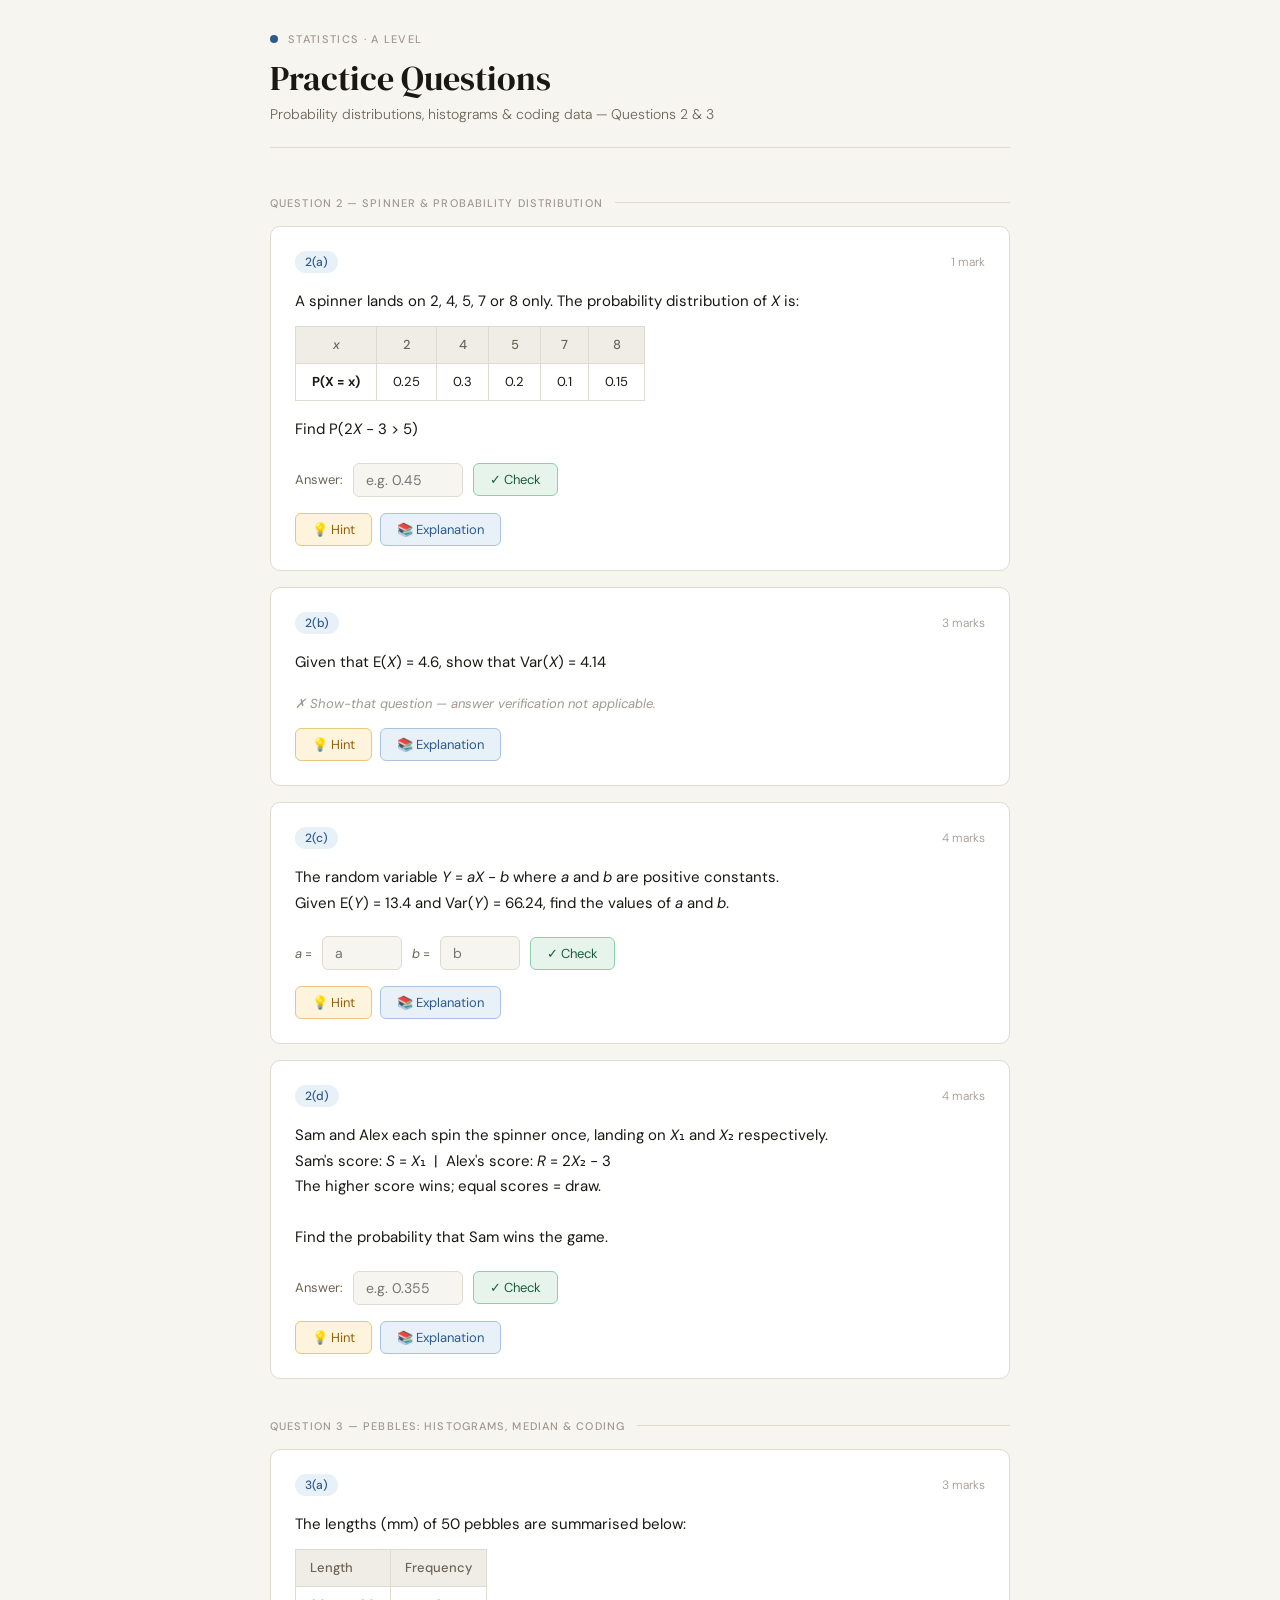
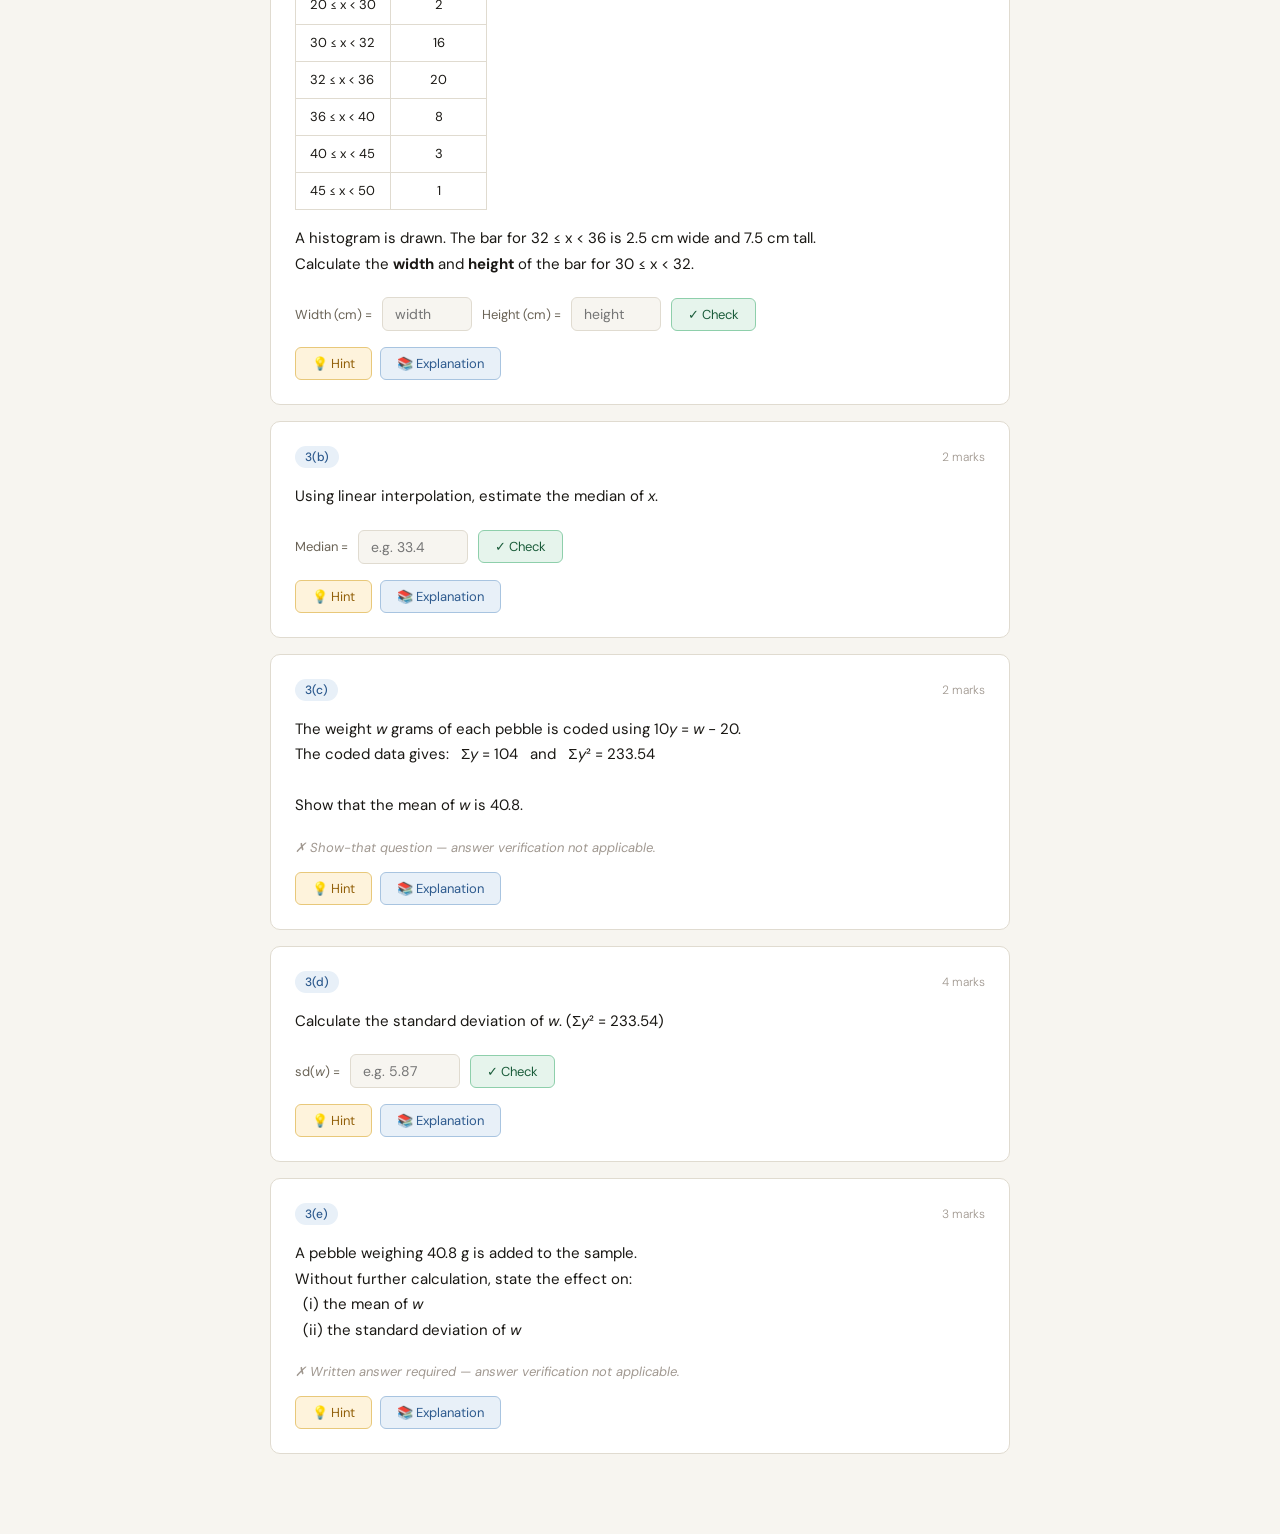
<file: stats_practice.html>
<!DOCTYPE html>
<html lang="en">
<head>
<meta charset="UTF-8">
<meta name="viewport" content="width=device-width, initial-scale=1.0">
<title>Statistics Practice — Questions 2 & 3</title>
<link rel="preconnect" href="https://fonts.googleapis.com">
<link href="https://fonts.googleapis.com/css2?family=DM+Serif+Display&family=DM+Sans:wght@300;400;500&display=swap" rel="stylesheet">
<style>
  *, *::before, *::after { box-sizing: border-box; margin: 0; padding: 0; }

  :root {
    --bg: #f7f5f0;
    --surface: #ffffff;
    --surface2: #f0ede6;
    --border: #e0dbd0;
    --text: #1a1814;
    --text2: #6b6457;
    --text3: #a09890;
    --accent: #2d5a8e;
    --accent-light: #e8f0f8;
    --amber: #92600a;
    --amber-light: #fef3dc;
    --green: #1a5c3a;
    --green-light: #e6f4ec;
    --red: #8b1f1f;
    --red-light: #fdeaea;
    --radius: 10px;
    --radius-sm: 6px;
  }

  body {
    font-family: 'DM Sans', sans-serif;
    background: var(--bg);
    color: var(--text);
    min-height: 100vh;
    padding: 2rem 1rem 4rem;
  }

  .page-wrap {
    max-width: 740px;
    margin: 0 auto;
  }

  header {
    margin-bottom: 3rem;
    padding-bottom: 1.5rem;
    border-bottom: 1px solid var(--border);
  }

  .logo-row {
    display: flex;
    align-items: center;
    gap: 10px;
    margin-bottom: 0.75rem;
  }

  .logo-pip {
    width: 8px; height: 8px;
    border-radius: 50%;
    background: var(--accent);
  }

  .subject-tag {
    font-size: 11px;
    font-weight: 500;
    letter-spacing: 0.12em;
    text-transform: uppercase;
    color: var(--text3);
  }

  h1 {
    font-family: 'DM Serif Display', serif;
    font-size: 2.1rem;
    font-weight: 400;
    color: var(--text);
    line-height: 1.2;
    margin-bottom: 0.4rem;
  }

  .subtitle {
    font-size: 14px;
    color: var(--text2);
    font-weight: 300;
  }

  .section-label {
    font-size: 11px;
    font-weight: 500;
    letter-spacing: 0.1em;
    text-transform: uppercase;
    color: var(--text3);
    margin: 2.5rem 0 1rem;
    display: flex;
    align-items: center;
    gap: 12px;
  }

  .section-label::after {
    content: '';
    flex: 1;
    height: 1px;
    background: var(--border);
  }

  .card {
    background: var(--surface);
    border: 1px solid var(--border);
    border-radius: var(--radius);
    padding: 1.5rem;
    margin-bottom: 1rem;
    transition: box-shadow 0.2s;
  }

  .card:hover {
    box-shadow: 0 2px 12px rgba(0,0,0,0.05);
  }

  .card-header {
    display: flex;
    align-items: center;
    gap: 10px;
    margin-bottom: 1rem;
  }

  .q-num {
    font-size: 12px;
    font-weight: 500;
    background: var(--accent-light);
    color: var(--accent);
    padding: 3px 10px;
    border-radius: 20px;
  }

  .marks {
    font-size: 12px;
    color: var(--text3);
    margin-left: auto;
    font-weight: 300;
  }

  .q-body {
    font-size: 15px;
    line-height: 1.7;
    color: var(--text);
    margin-bottom: 1.25rem;
  }

  .dist-table {
    border-collapse: collapse;
    font-size: 13px;
    margin: 0.75rem 0 1rem;
    width: auto;
  }

  .dist-table th {
    background: var(--surface2);
    font-weight: 500;
    color: var(--text2);
    padding: 7px 16px;
    border: 1px solid var(--border);
  }

  .dist-table td {
    padding: 7px 16px;
    border: 1px solid var(--border);
    text-align: center;
    color: var(--text);
  }

  .freq-table {
    border-collapse: collapse;
    font-size: 13px;
    margin: 0.75rem 0 1rem;
  }

  .freq-table th {
    background: var(--surface2);
    font-weight: 500;
    color: var(--text2);
    padding: 7px 14px;
    border: 1px solid var(--border);
    text-align: left;
  }

  .freq-table td {
    padding: 7px 14px;
    border: 1px solid var(--border);
    text-align: center;
    color: var(--text);
  }

  .freq-table td:first-child { text-align: left; }

  .answer-area {
    display: flex;
    align-items: center;
    flex-wrap: wrap;
    gap: 10px;
    margin-bottom: 1rem;
  }

  .answer-area label {
    font-size: 13px;
    color: var(--text2);
    font-weight: 400;
  }

  input[type="number"] {
    width: 110px;
    padding: 7px 12px;
    font-size: 14px;
    font-family: 'DM Sans', sans-serif;
    border: 1px solid var(--border);
    border-radius: var(--radius-sm);
    background: var(--bg);
    color: var(--text);
    outline: none;
    transition: border-color 0.15s;
  }

  input[type="number"]:focus {
    border-color: var(--accent);
    background: #fff;
  }

  .btn-row {
    display: flex;
    gap: 8px;
    flex-wrap: wrap;
  }

  button {
    font-family: 'DM Sans', sans-serif;
    font-size: 13px;
    font-weight: 400;
    padding: 7px 16px;
    border-radius: var(--radius-sm);
    cursor: pointer;
    transition: all 0.15s;
    display: inline-flex;
    align-items: center;
    gap: 6px;
  }

  .btn-hint {
    background: var(--amber-light);
    color: var(--amber);
    border: 1px solid #e8c87a;
  }

  .btn-hint:hover { background: #fce8b2; }

  .btn-check {
    background: var(--green-light);
    color: var(--green);
    border: 1px solid #8ecfab;
  }

  .btn-check:hover { background: #ceead8; }

  .btn-explain {
    background: var(--accent-light);
    color: var(--accent);
    border: 1px solid #a8c4e0;
  }

  .btn-explain:hover { background: #d0e3f4; }

  .panel {
    display: none;
    margin-top: 1rem;
    padding: 1rem 1.1rem;
    border-radius: var(--radius-sm);
    font-size: 14px;
    line-height: 1.8;
  }

  .panel.open { display: block; }

  .panel-hint {
    background: var(--amber-light);
    border-left: 3px solid #c8860e;
    color: #5c3d07;
  }

  .panel-explain {
    background: var(--accent-light);
    border-left: 3px solid var(--accent);
    color: #1a3a5c;
  }

  .panel-correct {
    background: var(--green-light);
    border-left: 3px solid #2a8c58;
    color: var(--green);
  }

  .panel-wrong {
    background: var(--red-light);
    border-left: 3px solid #c03030;
    color: var(--red);
  }

  .no-verify {
    font-size: 13px;
    font-style: italic;
    color: var(--text3);
    margin-bottom: 1rem;
  }

  .panel strong { font-weight: 500; }

  em { font-style: italic; }

  .math-display {
    text-align: center;
    font-size: 14px;
    color: var(--text2);
    margin: 0.5rem 0 1rem;
    font-style: italic;
  }

  .icon {
    width: 14px;
    height: 14px;
    display: inline-block;
    vertical-align: middle;
  }
</style>
</head>
<body>
<div class="page-wrap">

  <header>
    <div class="logo-row">
      <div class="logo-pip"></div>
      <span class="subject-tag">Statistics · A Level</span>
    </div>
    <h1>Practice Questions</h1>
    <p class="subtitle">Probability distributions, histograms &amp; coding data — Questions 2 &amp; 3</p>
  </header>

  <!-- ── QUESTION 2 ── -->
  <div class="section-label">Question 2 — Spinner &amp; probability distribution</div>

  <!-- 2(a) -->
  <div class="card">
    <div class="card-header">
      <span class="q-num">2(a)</span>
      <span class="marks">1 mark</span>
    </div>
    <div class="q-body">
      A spinner lands on 2, 4, 5, 7 or 8 only. The probability distribution of <em>X</em> is:
      <table class="dist-table">
        <tr>
          <th><em>x</em></th><th>2</th><th>4</th><th>5</th><th>7</th><th>8</th>
        </tr>
        <tr>
          <td><strong>P(X = x)</strong></td><td>0.25</td><td>0.3</td><td>0.2</td><td>0.1</td><td>0.15</td>
        </tr>
      </table>
      Find P(2<em>X</em> − 3 &gt; 5)
    </div>
    <div class="answer-area">
      <label>Answer:</label>
      <input type="number" id="a2a" placeholder="e.g. 0.45" step="0.01">
      <button class="btn-check" onclick="checkNum('2a', 0.45, 0.005)">&#10003; Check</button>
    </div>
    <div class="btn-row">
      <button class="btn-hint" onclick="toggle('h2a')">&#128161; Hint</button>
      <button class="btn-explain" onclick="toggle('e2a')">&#128218; Explanation</button>
    </div>
    <div class="panel panel-hint" id="h2a">Solve the inequality for <em>X</em> first: 2<em>X</em> − 3 &gt; 5 → 2<em>X</em> &gt; 8 → <em>X</em> &gt; 4. Which values in the table satisfy this?</div>
    <div class="panel panel-explain" id="e2a">
      2<em>X</em> − 3 &gt; 5 &nbsp;→&nbsp; <em>X</em> &gt; 4<br><br>
      Values of <em>X</em> that are greater than 4: <strong>5, 7, 8</strong><br><br>
      P(<em>X</em> &gt; 4) = P(<em>X</em>=5) + P(<em>X</em>=7) + P(<em>X</em>=8)<br>
      = 0.2 + 0.1 + 0.15 = <strong>0.45</strong>
    </div>
    <div class="panel" id="r2a"></div>
  </div>

  <!-- 2(b) -->
  <div class="card">
    <div class="card-header">
      <span class="q-num">2(b)</span>
      <span class="marks">3 marks</span>
    </div>
    <div class="q-body">Given that E(<em>X</em>) = 4.6, show that Var(<em>X</em>) = 4.14</div>
    <p class="no-verify">&#10007; Show-that question — answer verification not applicable.</p>
    <div class="btn-row">
      <button class="btn-hint" onclick="toggle('h2b')">&#128161; Hint</button>
      <button class="btn-explain" onclick="toggle('e2b')">&#128218; Explanation</button>
    </div>
    <div class="panel panel-hint" id="h2b">Use the formula Var(<em>X</em>) = E(<em>X</em>²) − [E(<em>X</em>)]². Calculate E(<em>X</em>²) = Σ<em>x</em>²·P(<em>X</em>=<em>x</em>), then subtract 4.6².</div>
    <div class="panel panel-explain" id="e2b">
      E(<em>X</em>²) = 2²×0.25 + 4²×0.3 + 5²×0.2 + 7²×0.1 + 8²×0.15<br>
      = 1 + 4.8 + 5 + 4.9 + 9.6 = <strong>25.3</strong><br><br>
      Var(<em>X</em>) = E(<em>X</em>²) − [E(<em>X</em>)]²<br>
      = 25.3 − 4.6² = 25.3 − 21.16 = <strong>4.14 ✓</strong>
    </div>
  </div>

  <!-- 2(c) -->
  <div class="card">
    <div class="card-header">
      <span class="q-num">2(c)</span>
      <span class="marks">4 marks</span>
    </div>
    <div class="q-body">
      The random variable <em>Y</em> = <em>aX</em> − <em>b</em> where <em>a</em> and <em>b</em> are positive constants.<br>
      Given E(<em>Y</em>) = 13.4 and Var(<em>Y</em>) = 66.24, find the values of <em>a</em> and <em>b</em>.
    </div>
    <div class="answer-area">
      <label><em>a</em> =</label>
      <input type="number" id="a2c-a" placeholder="a" step="1" style="width:80px">
      <label><em>b</em> =</label>
      <input type="number" id="a2c-b" placeholder="b" step="1" style="width:80px">
      <button class="btn-check" onclick="check2c()">&#10003; Check</button>
    </div>
    <div class="btn-row">
      <button class="btn-hint" onclick="toggle('h2c')">&#128161; Hint</button>
      <button class="btn-explain" onclick="toggle('e2c')">&#128218; Explanation</button>
    </div>
    <div class="panel panel-hint" id="h2c">Use E(<em>Y</em>) = <em>a</em>·E(<em>X</em>) − <em>b</em> and Var(<em>Y</em>) = <em>a</em>²·Var(<em>X</em>). Substitute E(<em>X</em>) = 4.6 and Var(<em>X</em>) = 4.14 to form two equations.</div>
    <div class="panel panel-explain" id="e2c">
      <strong>From Var(Y):</strong><br>
      66.24 = <em>a</em>² × 4.14 &nbsp;→&nbsp; <em>a</em>² = 16 &nbsp;→&nbsp; <strong><em>a</em> = 4</strong><br><br>
      <strong>From E(Y):</strong><br>
      13.4 = 4 × 4.6 − <em>b</em> = 18.4 − <em>b</em> &nbsp;→&nbsp; <strong><em>b</em> = 5</strong>
    </div>
    <div class="panel" id="r2c"></div>
  </div>

  <!-- 2(d) -->
  <div class="card">
    <div class="card-header">
      <span class="q-num">2(d)</span>
      <span class="marks">4 marks</span>
    </div>
    <div class="q-body">
      Sam and Alex each spin the spinner once, landing on <em>X</em>₁ and <em>X</em>₂ respectively.<br>
      Sam's score: <em>S</em> = <em>X</em>₁ &nbsp;|&nbsp; Alex's score: <em>R</em> = 2<em>X</em>₂ − 3<br>
      The higher score wins; equal scores = draw.<br><br>
      Find the probability that Sam wins the game.
    </div>
    <div class="answer-area">
      <label>Answer:</label>
      <input type="number" id="a2d" placeholder="e.g. 0.355" step="0.001">
      <button class="btn-check" onclick="checkNum('2d', 0.355, 0.001)">&#10003; Check</button>
    </div>
    <div class="btn-row">
      <button class="btn-hint" onclick="toggle('h2d')">&#128161; Hint</button>
      <button class="btn-explain" onclick="toggle('e2d')">&#128218; Explanation</button>
    </div>
    <div class="panel panel-hint" id="h2d">
      Sam wins when <em>X</em>₁ &gt; 2<em>X</em>₂ − 3. First find what values Alex's score <em>R</em> can take:<br>
      <em>R</em> = 2×{2,4,5,7,8} − 3 = {1, 5, 7, 11, 13}<br>
      For each value of <em>R</em>, find which values of <em>X</em>₁ beat it and sum the probabilities.
    </div>
    <div class="panel panel-explain" id="e2d">
      Alex's possible scores <em>R</em> and when Sam wins (<em>X</em>₁ &gt; <em>R</em>):<br><br>
      • <em>R</em> = 1 (X₂=2, p=0.25): any X₁ wins &nbsp;→ 0.25 × 1 = 0.25<br>
      • <em>R</em> = 5 (X₂=4, p=0.3): X₁ ∈ {7,8} &nbsp;→ 0.3 × (0.1+0.15) = 0.075<br>
      • <em>R</em> = 7 (X₂=5, p=0.2): X₁ = 8 only &nbsp;→ 0.2 × 0.15 = 0.03<br>
      • <em>R</em> = 11 or 13: X₁ cannot exceed these &nbsp;→ 0<br><br>
      P(Sam wins) = 0.25 + 0.075 + 0.03 = <strong>0.355</strong>
    </div>
    <div class="panel" id="r2d"></div>
  </div>

  <!-- ── QUESTION 3 ── -->
  <div class="section-label">Question 3 — Pebbles: histograms, median &amp; coding</div>

  <!-- 3(a) -->
  <div class="card">
    <div class="card-header">
      <span class="q-num">3(a)</span>
      <span class="marks">3 marks</span>
    </div>
    <div class="q-body">
      The lengths (mm) of 50 pebbles are summarised below:
      <table class="freq-table">
        <tr><th>Length</th><th>Frequency</th></tr>
        <tr><td>20 ≤ x &lt; 30</td><td>2</td></tr>
        <tr><td>30 ≤ x &lt; 32</td><td>16</td></tr>
        <tr><td>32 ≤ x &lt; 36</td><td>20</td></tr>
        <tr><td>36 ≤ x &lt; 40</td><td>8</td></tr>
        <tr><td>40 ≤ x &lt; 45</td><td>3</td></tr>
        <tr><td>45 ≤ x &lt; 50</td><td>1</td></tr>
      </table>
      A histogram is drawn. The bar for 32 ≤ x &lt; 36 is 2.5 cm wide and 7.5 cm tall.<br>
      Calculate the <strong>width</strong> and <strong>height</strong> of the bar for 30 ≤ x &lt; 32.
    </div>
    <div class="answer-area">
      <label>Width (cm) =</label>
      <input type="number" id="a3a-w" placeholder="width" step="0.25" style="width:90px">
      <label>Height (cm) =</label>
      <input type="number" id="a3a-h" placeholder="height" step="0.5" style="width:90px">
      <button class="btn-check" onclick="check3a()">&#10003; Check</button>
    </div>
    <div class="btn-row">
      <button class="btn-hint" onclick="toggle('h3a')">&#128161; Hint</button>
      <button class="btn-explain" onclick="toggle('e3a')">&#128218; Explanation</button>
    </div>
    <div class="panel panel-hint" id="h3a">
      In a histogram, the <em>area</em> of each bar is proportional to frequency.<br>
      Bar area = width × height. Find the area per unit frequency using the known bar (32≤x&lt;36), then use it for 30≤x&lt;32.
    </div>
    <div class="panel panel-explain" id="e3a">
      <strong>Width:</strong> Class 30≤x&lt;32 has width 2mm, same scale as 32≤x&lt;36 (width 4mm → 2.5cm).<br>
      Scaling: 2.5 ÷ 4 × 2 = <strong>1.25 cm</strong><br><br>
      <strong>Height:</strong> Area of 32≤x&lt;36 bar = 2.5 × 7.5 = 18.75 cm² (represents freq 20).<br>
      Area per frequency unit = 18.75 ÷ 20 = 0.9375 cm²<br>
      Area for 30≤x&lt;32 (freq 16) = 16 × 0.9375 = 15 cm²<br>
      Height = 15 ÷ 1.25 = <strong>12 cm</strong>
    </div>
    <div class="panel" id="r3a"></div>
  </div>

  <!-- 3(b) -->
  <div class="card">
    <div class="card-header">
      <span class="q-num">3(b)</span>
      <span class="marks">2 marks</span>
    </div>
    <div class="q-body">Using linear interpolation, estimate the median of <em>x</em>.</div>
    <div class="answer-area">
      <label>Median =</label>
      <input type="number" id="a3b" placeholder="e.g. 33.4" step="0.1">
      <button class="btn-check" onclick="checkNum('3b', 33.4, 0.1)">&#10003; Check</button>
    </div>
    <div class="btn-row">
      <button class="btn-hint" onclick="toggle('h3b')">&#128161; Hint</button>
      <button class="btn-explain" onclick="toggle('e3b')">&#128218; Explanation</button>
    </div>
    <div class="panel panel-hint" id="h3b">The median is the 25th value (n/2 = 25). Build a cumulative frequency table. Find which class contains the 25th value, then interpolate within that class.</div>
    <div class="panel panel-explain" id="e3b">
      Cumulative frequencies:<br>
      &nbsp;up to 30: 2 &nbsp;|&nbsp; up to 32: 18 &nbsp;|&nbsp; up to 36: 38<br><br>
      The 25th value falls in 32 ≤ x &lt; 36 (need 25−18 = 7 more values into this class).<br><br>
      Median = 32 + (7/20) × 4 = 32 + 1.4 = <strong>33.4</strong>
    </div>
    <div class="panel" id="r3b"></div>
  </div>

  <!-- 3(c) -->
  <div class="card">
    <div class="card-header">
      <span class="q-num">3(c)</span>
      <span class="marks">2 marks</span>
    </div>
    <div class="q-body">
      The weight <em>w</em> grams of each pebble is coded using 10<em>y</em> = <em>w</em> − 20.<br>
      The coded data gives: &nbsp; Σ<em>y</em> = 104 &nbsp; and &nbsp; Σ<em>y</em>² = 233.54<br><br>
      Show that the mean of <em>w</em> is 40.8.
    </div>
    <p class="no-verify">&#10007; Show-that question — answer verification not applicable.</p>
    <div class="btn-row">
      <button class="btn-hint" onclick="toggle('h3c')">&#128161; Hint</button>
      <button class="btn-explain" onclick="toggle('e3c')">&#128218; Explanation</button>
    </div>
    <div class="panel panel-hint" id="h3c">Find ȳ = Σ<em>y</em>/n. Then reverse the coding: since 10<em>y</em> = <em>w</em> − 20, we get <em>w</em> = 10<em>y</em> + 20. Apply this to the mean.</div>
    <div class="panel panel-explain" id="e3c">
      ȳ = 104 ÷ 50 = 2.08<br><br>
      Since <em>w</em> = 10<em>y</em> + 20:<br>
      w̄ = 10 × 2.08 + 20 = 20.8 + 20 = <strong>40.8 ✓</strong>
    </div>
  </div>

  <!-- 3(d) -->
  <div class="card">
    <div class="card-header">
      <span class="q-num">3(d)</span>
      <span class="marks">4 marks</span>
    </div>
    <div class="q-body">Calculate the standard deviation of <em>w</em>. (Σ<em>y</em>² = 233.54)</div>
    <div class="answer-area">
      <label>sd(<em>w</em>) =</label>
      <input type="number" id="a3d" placeholder="e.g. 5.87" step="0.01">
      <button class="btn-check" onclick="checkNum('3d', 5.868, 0.015)">&#10003; Check</button>
    </div>
    <div class="btn-row">
      <button class="btn-hint" onclick="toggle('h3d')">&#128161; Hint</button>
      <button class="btn-explain" onclick="toggle('e3d')">&#128218; Explanation</button>
    </div>
    <div class="panel panel-hint" id="h3d">
      Find Var(<em>y</em>) = Σ<em>y</em>²/n − ȳ² first.<br>
      Then use the coding: since <em>w</em> = 10<em>y</em> + 20, we have sd(<em>w</em>) = 10 × sd(<em>y</em>).
    </div>
    <div class="panel panel-explain" id="e3d">
      Var(<em>y</em>) = 233.54/50 − 2.08² = 4.6708 − 4.3264 = 0.3444<br>
      sd(<em>y</em>) = √0.3444 ≈ 0.5868<br><br>
      Since <em>w</em> = 10<em>y</em> + 20: &nbsp; sd(<em>w</em>) = 10 × 0.5868 = <strong>5.868 ≈ 5.87</strong>
    </div>
    <div class="panel" id="r3d"></div>
  </div>

  <!-- 3(e) -->
  <div class="card">
    <div class="card-header">
      <span class="q-num">3(e)</span>
      <span class="marks">3 marks</span>
    </div>
    <div class="q-body">
      A pebble weighing 40.8 g is added to the sample.<br>
      Without further calculation, state the effect on:<br>
      &nbsp;&nbsp;(i) the mean of <em>w</em><br>
      &nbsp;&nbsp;(ii) the standard deviation of <em>w</em>
    </div>
    <p class="no-verify">&#10007; Written answer required — answer verification not applicable.</p>
    <div class="btn-row">
      <button class="btn-hint" onclick="toggle('h3e')">&#128161; Hint</button>
      <button class="btn-explain" onclick="toggle('e3e')">&#128218; Explanation</button>
    </div>
    <div class="panel panel-hint" id="h3e">
      The current mean is 40.8. If you add a value <em>equal to</em> the mean, what happens to the mean?<br>
      For standard deviation: does adding a value at the mean make the data more spread or less spread?
    </div>
    <div class="panel panel-explain" id="e3e">
      <strong>(i) Mean:</strong> Adding a value equal to the mean leaves the mean <strong>unchanged</strong> at 40.8.<br><br>
      <strong>(ii) Standard deviation:</strong> The new value sits exactly at the mean, pulling the distribution closer together — so the standard deviation <strong>decreases</strong>.<br><br>
      <em>Both answers require a reason for full marks.</em>
    </div>
  </div>

</div>

<script>
function toggle(id) {
  const el = document.getElementById(id);
  if (el) el.classList.toggle('open');
}

function showResult(id, correct, msg) {
  const el = document.getElementById('r' + id);
  if (!el) return;
  el.className = 'panel open ' + (correct ? 'panel-correct' : 'panel-wrong');
  el.innerHTML = msg;
}

function checkNum(id, expected, tol) {
  const inp = document.getElementById('a' + id);
  if (!inp || inp.value === '') {
    showResult(id, false, '&#9888; Please enter an answer first.');
    return;
  }
  const val = parseFloat(inp.value);
  if (isNaN(val)) {
    showResult(id, false, '&#9888; Please enter a valid number.');
    return;
  }
  if (Math.abs(val - expected) <= tol) {
    showResult(id, true, '&#10003; Correct! Answer: ' + expected);
  } else {
    showResult(id, false, '&#10007; Not quite — check your working and try again.');
  }
}

function check2c() {
  const aEl = document.getElementById('a2c-a');
  const bEl = document.getElementById('a2c-b');
  if (!aEl.value || !bEl.value) {
    showResult('2c', false, '&#9888; Please enter both values.');
    return;
  }
  const a = parseFloat(aEl.value);
  const b = parseFloat(bEl.value);
  if (Math.abs(a - 4) < 0.05 && Math.abs(b - 5) < 0.05) {
    showResult('2c', true, '&#10003; Correct! <em>a</em> = 4, <em>b</em> = 5');
  } else if (Math.abs(a - 4) < 0.05) {
    showResult('2c', false, '&#10007; <em>a</em> is correct but check <em>b</em>: use E(Y) = 4a − b = 13.4');
  } else {
    showResult('2c', false, '&#10007; Check <em>a</em>: start with Var(Y) = a²·Var(X) = 66.24');
  }
}

function check3a() {
  const wEl = document.getElementById('a3a-w');
  const hEl = document.getElementById('a3a-h');
  if (!wEl.value || !hEl.value) {
    showResult('3a', false, '&#9888; Please enter both values.');
    return;
  }
  const w = parseFloat(wEl.value);
  const h = parseFloat(hEl.value);
  if (Math.abs(w - 1.25) < 0.01 && Math.abs(h - 12) < 0.1) {
    showResult('3a', true, '&#10003; Correct! Width = 1.25 cm, Height = 12 cm');
  } else if (Math.abs(w - 1.25) < 0.01) {
    showResult('3a', false, '&#10007; Width is correct — recheck the height using area ÷ width.');
  } else if (Math.abs(h - 12) < 0.1) {
    showResult('3a', false, '&#10007; Height is correct — recheck the width (class 30–32 has width 2mm).');
  } else {
    showResult('3a', false, '&#10007; Not quite — remember: bar area is proportional to frequency.');
  }
}
</script>
</body>
</html>
</file>
